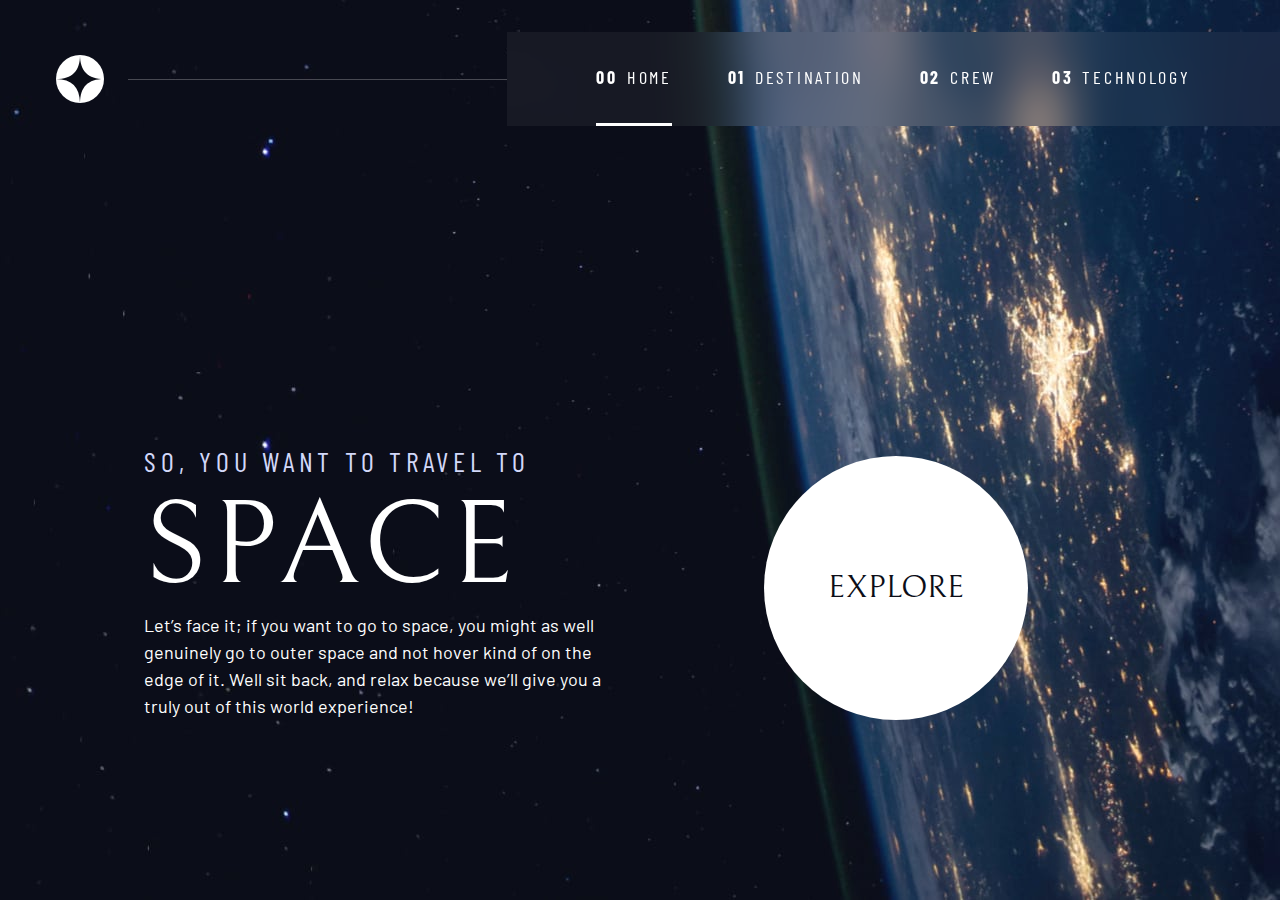
<file: space travel/index.html>
<!DOCTYPE html>
<html lang="en">
<head>
  <meta charset="UTF-8">
  <meta name="viewport" content="width=device-width, initial-scale=1.0">

  <link rel="icon" type="image/png" sizes="32x32" href="./assets/favicon-32x32.png">
  <!-- Google fonts -->
  <link rel="preconnect" href="https://fonts.googleapis.com">
  <link rel="preconnect" href="https://fonts.gstatic.com" crossorigin>
  <link href="https://fonts.googleapis.com/css2?family=Barlow+Condensed:wght@400;700&family=Bellefair&family=Barlow:wght@400;700&display=swap"
      rel="stylesheet">
      
  <!-- Our custom CSS -->
  <link rel="stylesheet" href="index.css">
  <script src="index.js" defer="defer"></script>
  <title>Frontend Mentor | Space tourism website</title>
  
</head>
<body class="home">
  
  <header class="primary-header flex">
    <div>
      <img src="./assets/shared/logo.svg" alt="space tourism logo" class="logo">
    </div>
    <button class="mobile-nav-toggle" aria-controls="primary-navigation"><span class="sr-only" aria-expanded="false">Menu</span></button>
    <nav>
        <ul id="primary-navigation" data-visible="false" class="primary-navigation underline-indicators flex">
            <li class="active"><a class="ff-sans-cond uppercase text-white letter-spacing-2" href="index.html"><span>00</span>Home</a>
            <li><a class="ff-sans-cond uppercase text-white letter-spacing-2" href="destination.html"><span>01</span>Destination</a>
            <li><a class="ff-sans-cond uppercase text-white letter-spacing-2" href="crew.html"><span>02</span>Crew</a>
            <li><a class="ff-sans-cond uppercase text-white letter-spacing-2" href="technology.html"><span>03</span>Technology</a>
        </ul>
    </nav>
  </header>

  <div class="grid-container grid-container--home">
    <div>
      <h1 class="text-accent fs-500 ff-sans-cond uppercase letter-spacing-1">So, you want to travel to
      <span class="d-block fs-900 ff-serif text-white">Space</span></h1>
      
      <p>Let’s face it; if you want to go to space, you might as well genuinely go to 
      outer space and not hover kind of on the edge of it. Well sit back, and relax 
      because we’ll give you a truly out of this world experience! </p>
    </div>
    <div>
      <a href="#" class="large-button uppercase ff-serif text-dark bg-white">Explore</a>
    </div>
  </div>
  
</body>
</html>
</file>
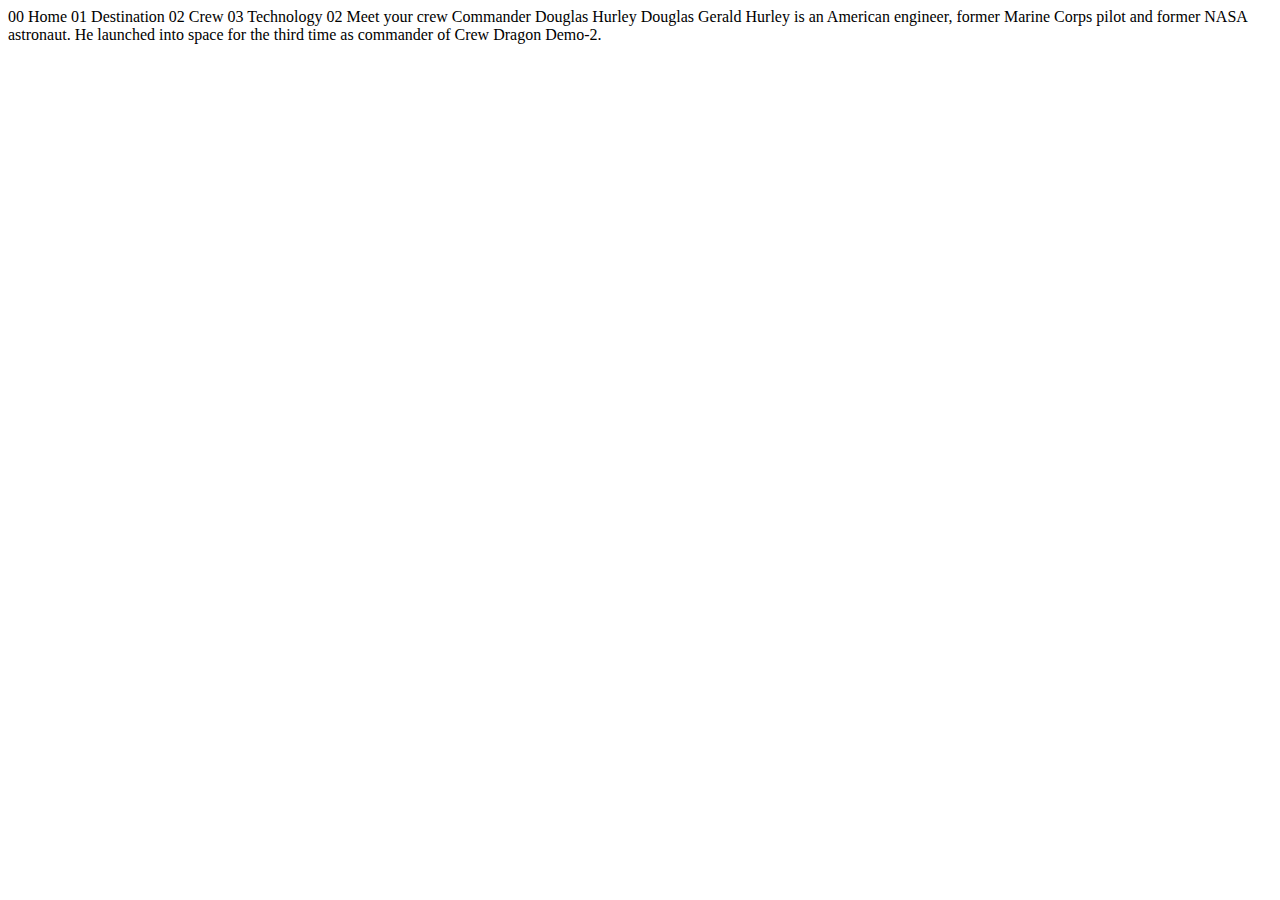
<file: space travel/crew-commander.html>
<!DOCTYPE html>
<html lang="en">
<head>
  <meta charset="UTF-8">
  <meta name="viewport" content="width=device-width, initial-scale=1.0">

  <link rel="icon" type="image/png" sizes="32x32" href="./assets/favicon-32x32.png">
  
  <title>Frontend Mentor | Space tourism website</title>
</head>
<body>

  00 Home
  01 Destination
  02 Crew
  03 Technology

  02 Meet your crew

  Commander
  Douglas Hurley

  Douglas Gerald Hurley is an American engineer, former Marine Corps pilot 
  and former NASA astronaut. He launched into space for the third time as 
  commander of Crew Dragon Demo-2.
</body>
</html>
</file>
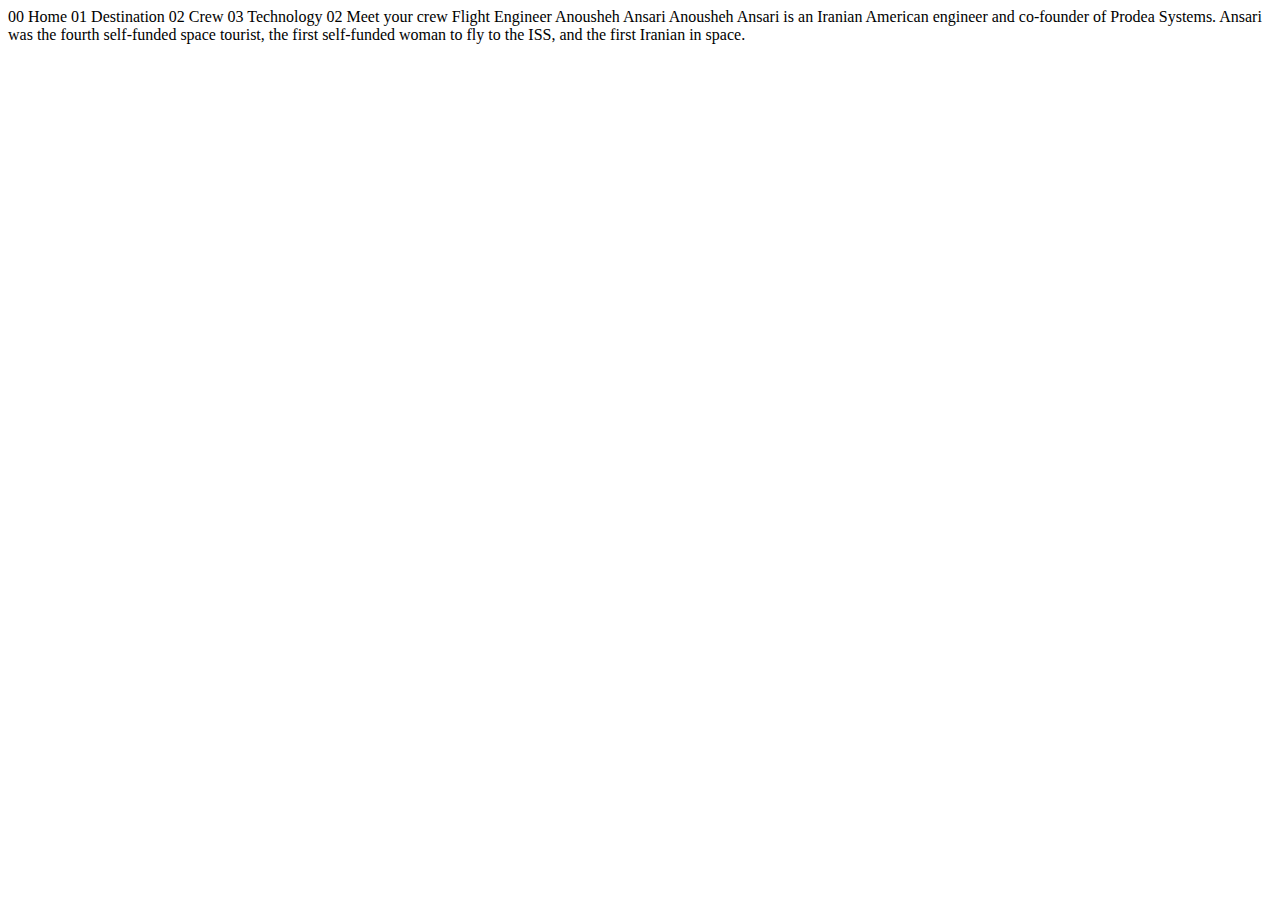
<file: space travel/crew-engineer.html>
<!DOCTYPE html>
<html lang="en">
<head>
  <meta charset="UTF-8">
  <meta name="viewport" content="width=device-width, initial-scale=1.0">

  <link rel="icon" type="image/png" sizes="32x32" href="./assets/favicon-32x32.png">
  
  <title>Frontend Mentor | Space tourism website</title>
</head>
<body>

  00 Home
  01 Destination
  02 Crew
  03 Technology

  02 Meet your crew

  Flight Engineer
  Anousheh Ansari

  Anousheh Ansari is an Iranian American engineer and co-founder of Prodea Systems. 
  Ansari was the fourth self-funded space tourist, the first self-funded woman to 
  fly to the ISS, and the first Iranian in space. 
</body>
</html>
</file>
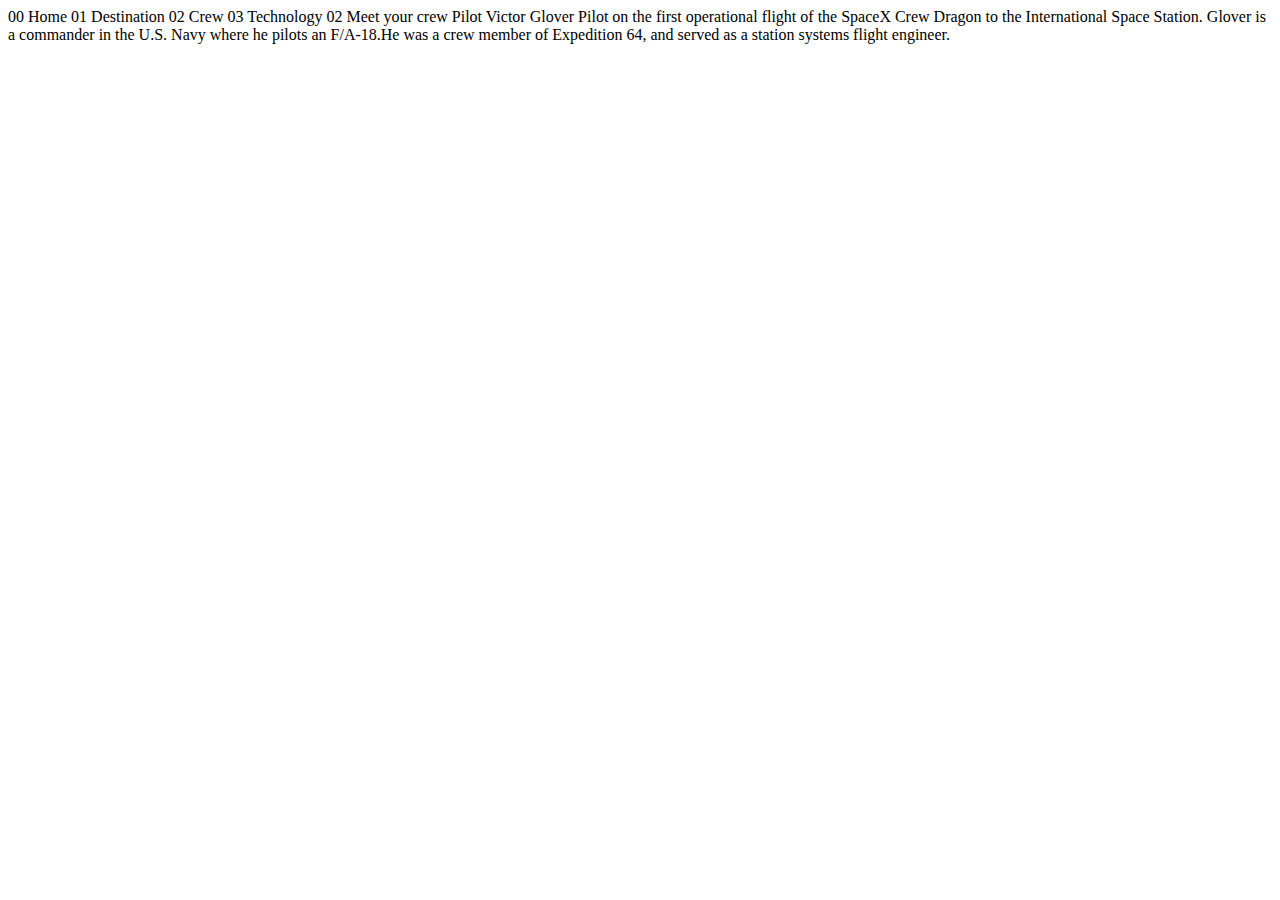
<file: space travel/crew-pilot.html>
<!DOCTYPE html>
<html lang="en">
<head>
  <meta charset="UTF-8">
  <meta name="viewport" content="width=device-width, initial-scale=1.0">

  <link rel="icon" type="image/png" sizes="32x32" href="./assets/favicon-32x32.png">
  
  <title>Frontend Mentor | Space tourism website</title>
</head>
<body>

  00 Home
  01 Destination
  02 Crew
  03 Technology

  02 Meet your crew

  Pilot
  Victor Glover

  Pilot on the first operational flight of the SpaceX Crew Dragon to the 
  International Space Station. Glover is a commander in the U.S. Navy where 
  he pilots an F/A-18.He was a crew member of Expedition 64, and served as a 
  station systems flight engineer. 
</body>
</html>
</file>
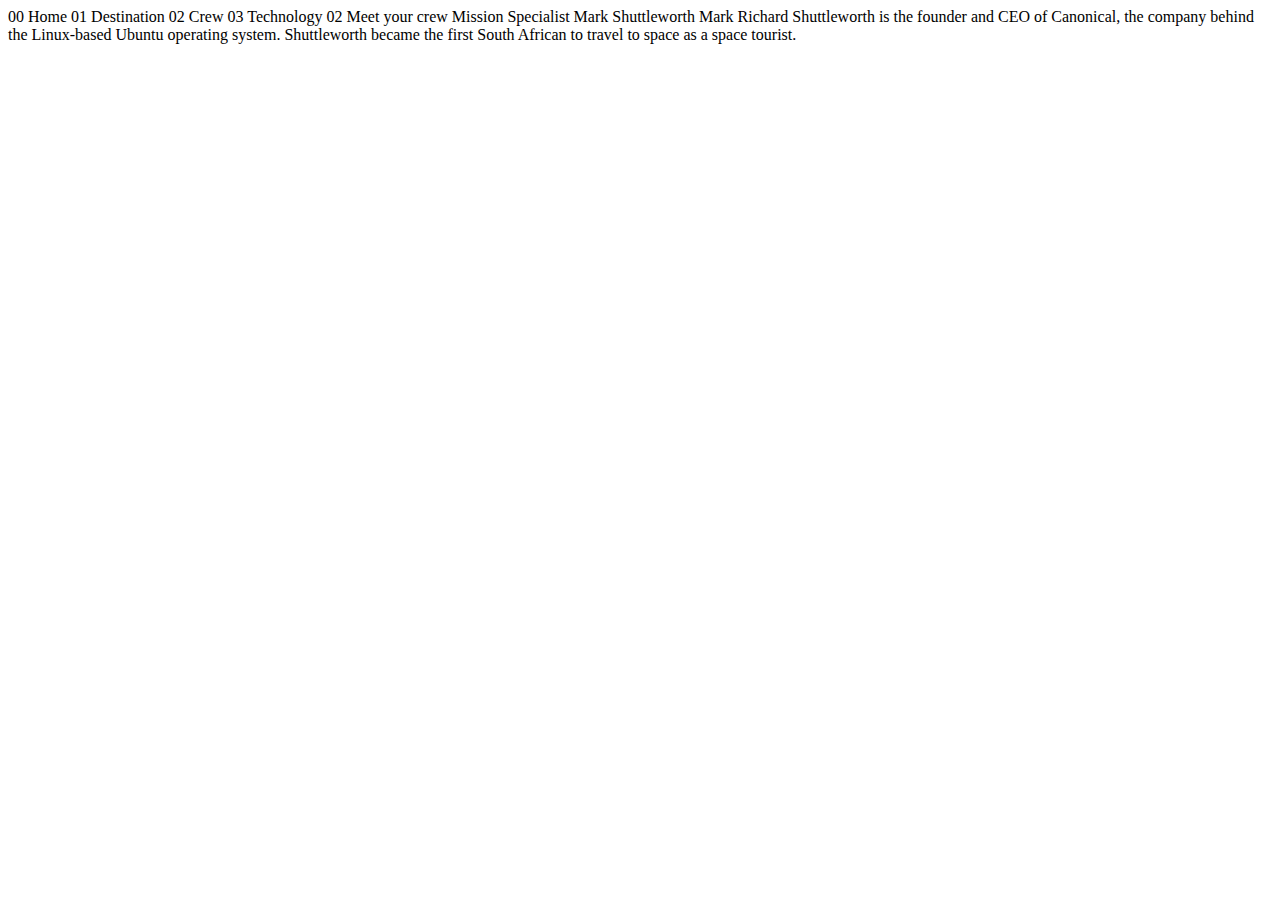
<file: space travel/crew-specialist.html>
<!DOCTYPE html>
<html lang="en">
<head>
  <meta charset="UTF-8">
  <meta name="viewport" content="width=device-width, initial-scale=1.0">

  <link rel="icon" type="image/png" sizes="32x32" href="./assets/favicon-32x32.png">
  
  <title>Frontend Mentor | Space tourism website</title>
</head>
<body>

  00 Home
  01 Destination
  02 Crew
  03 Technology

  02 Meet your crew

  Mission Specialist
  Mark Shuttleworth

  Mark Richard Shuttleworth is the founder and CEO of Canonical, the company behind 
  the Linux-based Ubuntu operating system. Shuttleworth became the first South 
  African to travel to space as a space tourist.
</body>
</html>
</file>
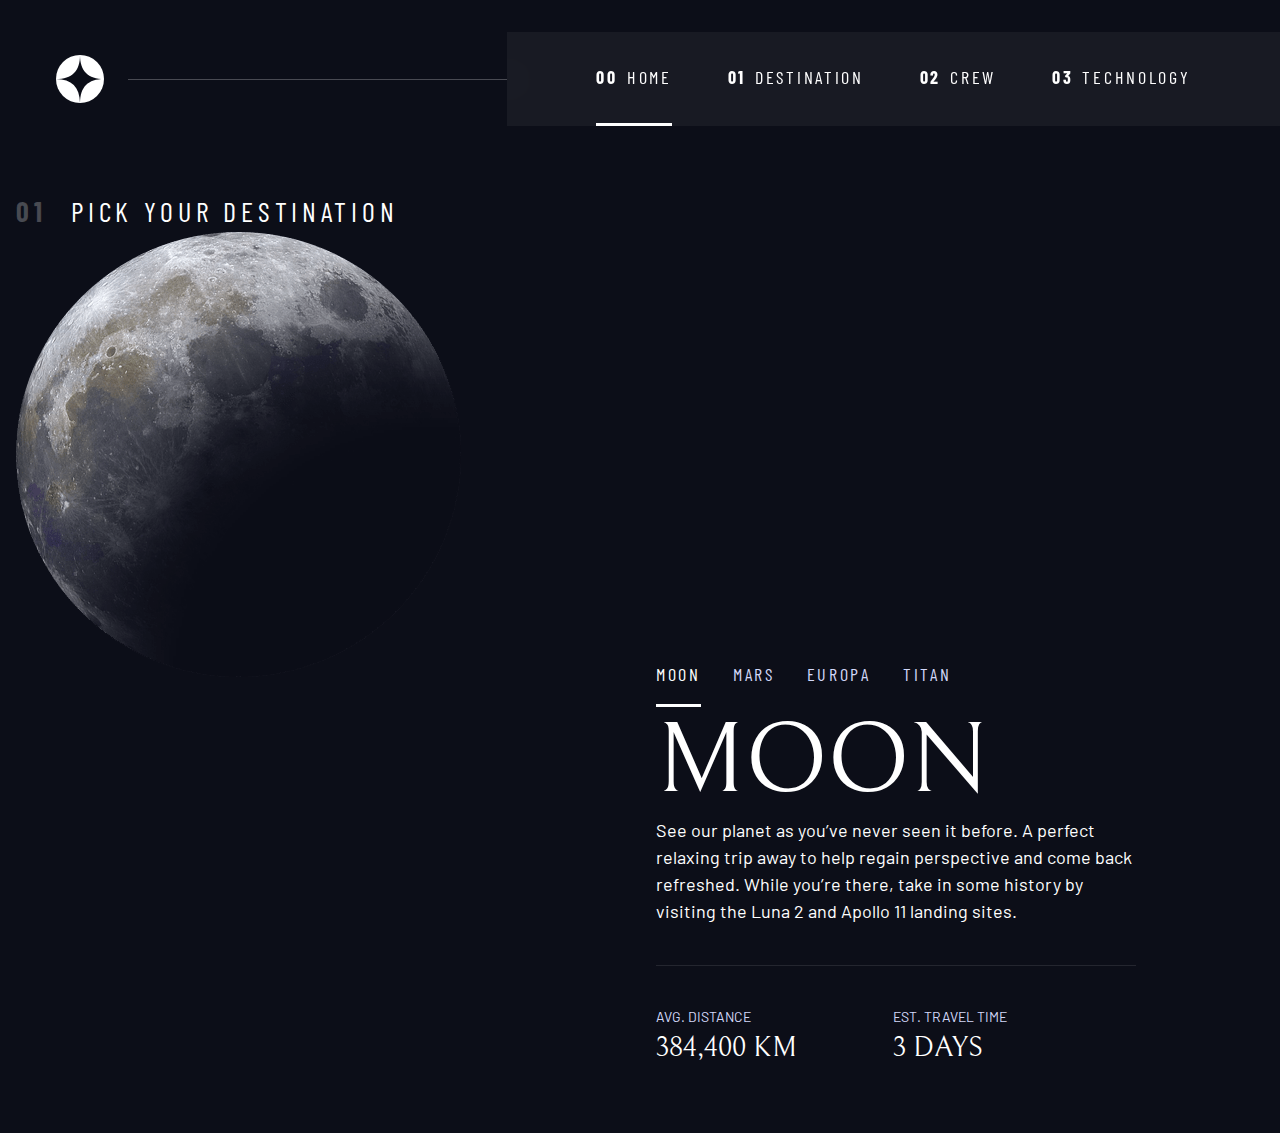
<file: space travel/destination-moon.html>
<!DOCTYPE html>
<html lang="en">
<head>
  <meta charset="UTF-8">
  <meta name="viewport" content="width=device-width, initial-scale=1.0">

  <link rel="icon" type="image/png" sizes="32x32" href="./assets/favicon-32x32.png">
  <!-- Google fonts -->
  <link rel="preconnect" href="https://fonts.googleapis.com">
  <link rel="preconnect" href="https://fonts.gstatic.com" crossorigin>
  <link href="https://fonts.googleapis.com/css2?family=Barlow+Condensed:wght@400;700&family=Bellefair&family=Barlow:wght@400;700&display=swap"
      rel="stylesheet">
      
  <!-- Our custom CSS -->
  <link rel="stylesheet" href="index.css">
  <title>Frontend Mentor | Space tourism website</title>
  <script src="index.js" defer></script>
</head>

<body class="destination">
  <header class="primary-header flex">
    <div>
      <img src="./assets/shared/logo.svg" alt="space tourism logo" class="logo">
    </div>
    <button class="mobile-nav-toggle" aria-controls="primary-navigation"><span class="sr-only" aria-expanded="false">Menu</span></button>
    <nav>
        <ul id="primary-navigation" data-visible="false" class="primary-navigation underline-indicators flex">
            <li class="active"><a class="ff-sans-cond uppercase text-white letter-spacing-2" href="index.html"><span aria-hidden="true">00</span>Home</a>
            <li><a class="ff-sans-cond uppercase text-white letter-spacing-2" href="destination.html"><span aria-hidden="true">01</span>Destination</a>
            <li><a class="ff-sans-cond uppercase text-white letter-spacing-2" href="crew.html"><span aria-hidden="true">02</span>Crew</a>
            <li><a class="ff-sans-cond uppercase text-white letter-spacing-2" href="technology.html"><span aria-hidden="true">03</span>Technology</a>
        </ul>
    </nav>
  </header>
  
  <main id="main" class="grid-container grid-container--destination">
    <div>
       <h1 class="numbered-title"><span aria-hidden="true">01</span> Pick your destination</h1>

    <img src="assets/destination/image-moon.png" alt="the moon">
    </div>
   

    <div class="tab-list underline-indicators flex" style="margin-top: -2rem;">
        <button aria-selected="true" class="uppercase ff-sans-cond text-accent bg-dark letter-spacing-2">Moon</button>
        <button aria-selected="false" class="uppercase ff-sans-cond text-accent bg-dark letter-spacing-2">Mars</button>
        <button aria-selected="false" class="uppercase ff-sans-cond text-accent bg-dark letter-spacing-2">Europa</button>
        <button aria-selected="false" class="uppercase ff-sans-cond text-accent bg-dark letter-spacing-2">Titan</button>
    </div>

    <article class="planet-info">
      <h2 class="fs-800 uppercase ff-serif">Moon</h2>

      <p>See our planet as you’ve never seen it before. A perfect relaxing trip away to help 
      regain perspective and come back refreshed. While you’re there, take in some history 
      by visiting the Luna 2 and Apollo 11 landing sites.</p>
      
      <div class="flex planet-meta">
        <div>
          <h3 class="text-accent fs-200 uppercase">Avg. distance</h3>
          <p class="fs-500 ff-serif uppercase">384,400 km</p>
        </div>
        <div>
          <h3 class="text-accent fs-200 uppercase">Est. travel time</h3>
          <p class="fs-500 ff-serif uppercase">3 days</p>
        </div>
      </div>
      
    </article>
  </main>
  
<body>


  
</body>
</html>
</file>
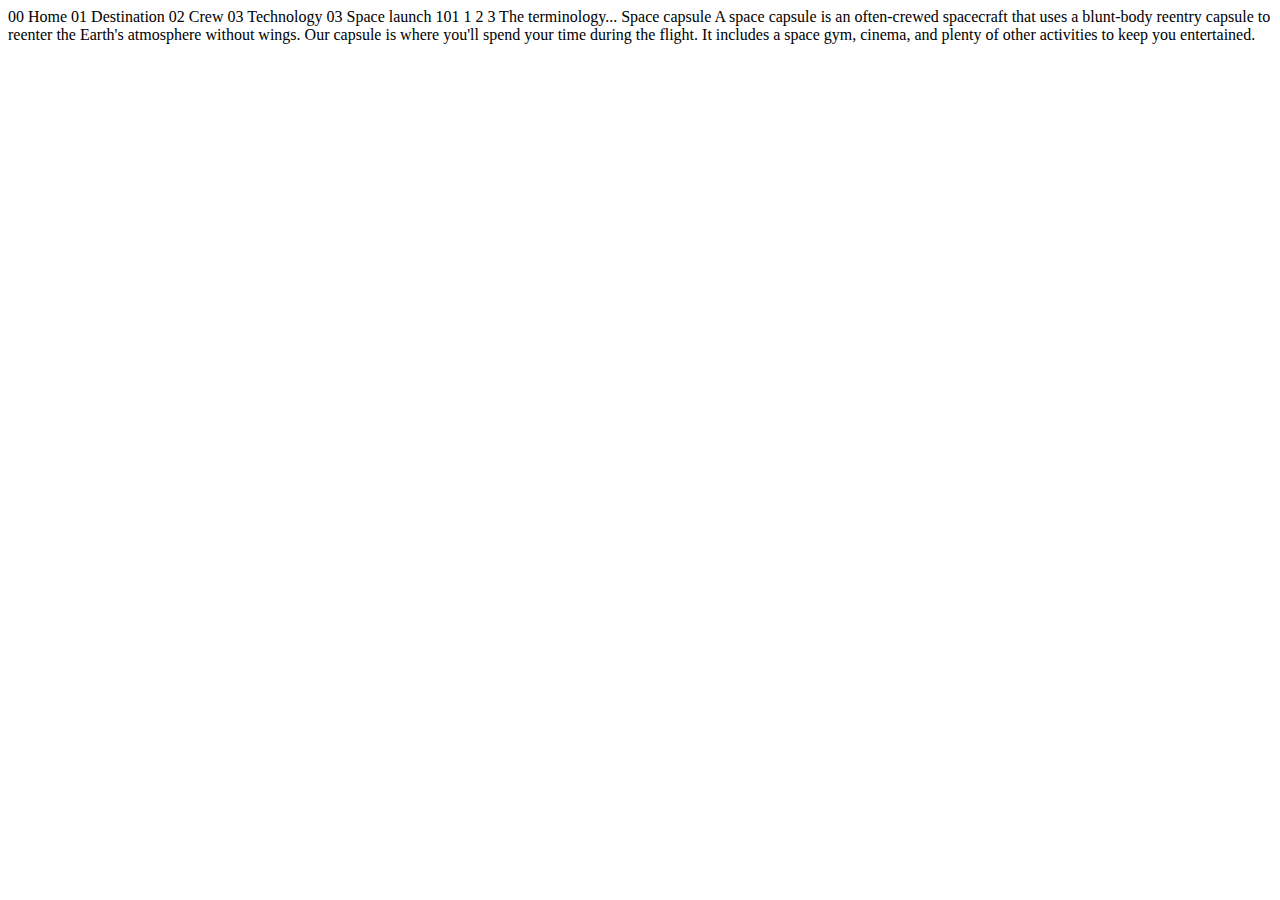
<file: space travel/technology-capsule.html>
<!DOCTYPE html>
<html lang="en">
<head>
  <meta charset="UTF-8">
  <meta name="viewport" content="width=device-width, initial-scale=1.0">

  <link rel="icon" type="image/png" sizes="32x32" href="./assets/favicon-32x32.png">
  
  <title>Frontend Mentor | Space tourism website</title>
</head>
<body>

  00 Home
  01 Destination
  02 Crew
  03 Technology

  03 Space launch 101

  1
  2
  3

  The terminology...
  Space capsule

  A space capsule is an often-crewed spacecraft that uses a blunt-body reentry 
  capsule to reenter the Earth's atmosphere without wings. Our capsule is where 
  you'll spend your time during the flight. It includes a space gym, cinema, 
  and plenty of other activities to keep you entertained.
</body>
</html>
</file>
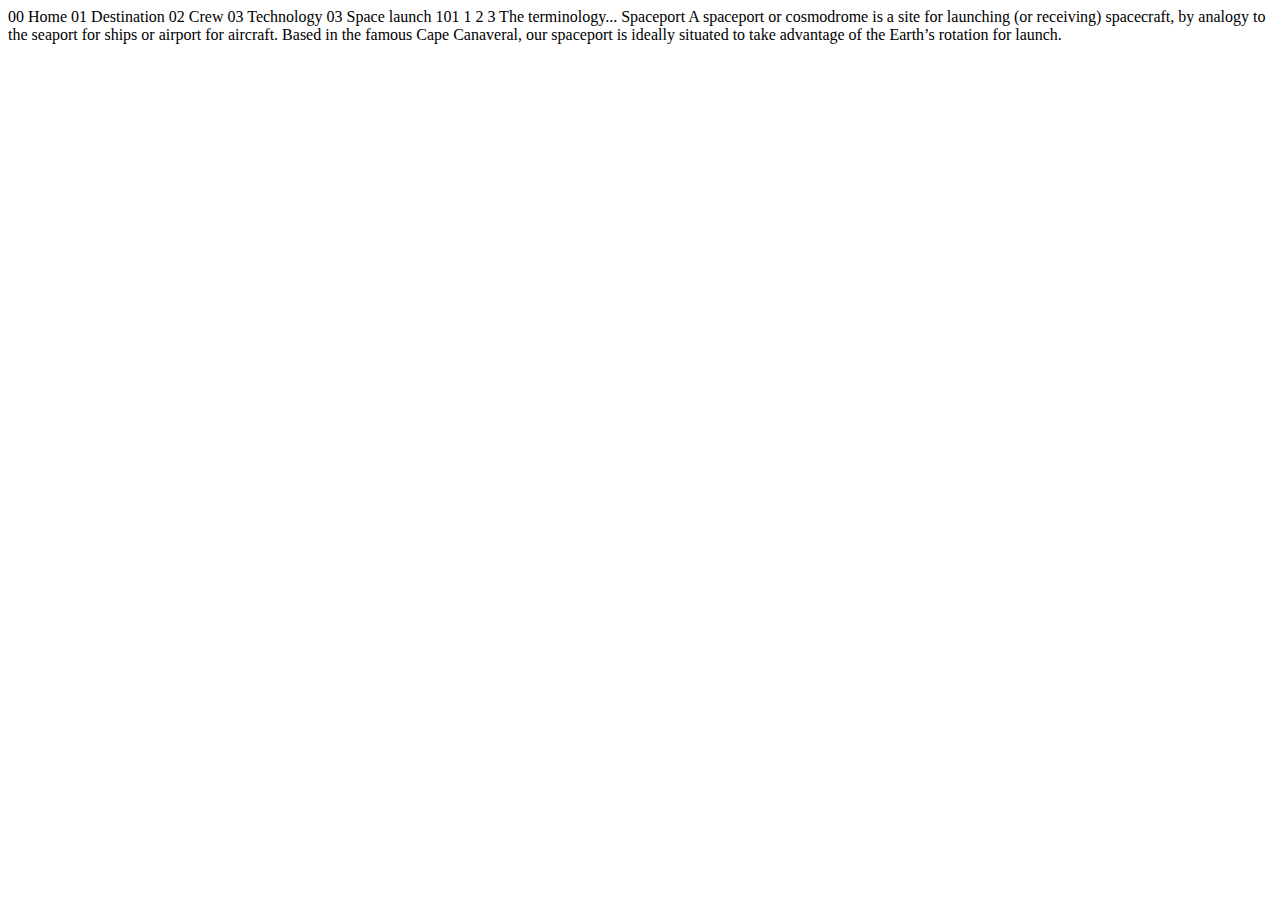
<file: space travel/technology-spaceport.html>
<!DOCTYPE html>
<html lang="en">
<head>
  <meta charset="UTF-8">
  <meta name="viewport" content="width=device-width, initial-scale=1.0">

  <link rel="icon" type="image/png" sizes="32x32" href="./assets/favicon-32x32.png">
  
  <title>Frontend Mentor | Space tourism website</title>
</head>
<body>

  00 Home
  01 Destination
  02 Crew
  03 Technology

  03 Space launch 101

  1
  2
  3

  The terminology...
  Spaceport

  A spaceport or cosmodrome is a site for launching (or receiving) spacecraft, 
  by analogy to the seaport for ships or airport for aircraft. Based in the 
  famous Cape Canaveral, our spaceport is ideally situated to take advantage 
  of the Earth’s rotation for launch.
</body>
</html>
</file>
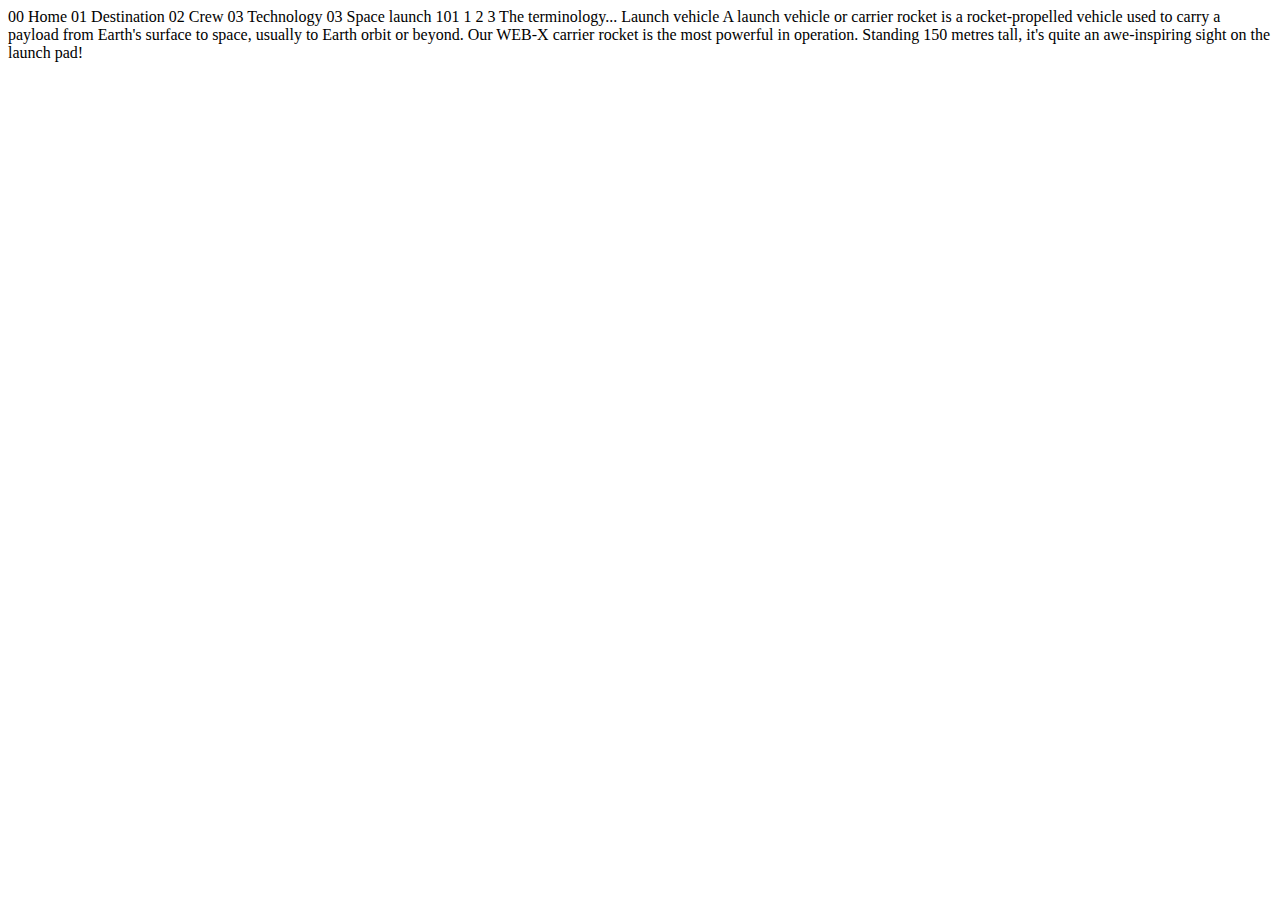
<file: space travel/technology-vehicle.html>
<!DOCTYPE html>
<html lang="en">
<head>
  <meta charset="UTF-8">
  <meta name="viewport" content="width=device-width, initial-scale=1.0">

  <link rel="icon" type="image/png" sizes="32x32" href="./assets/favicon-32x32.png">
  
  <title>Frontend Mentor | Space tourism website</title>
</head>
<body>

  00 Home
  01 Destination
  02 Crew
  03 Technology

  03 Space launch 101

  1
  2
  3

  The terminology...
  Launch vehicle

  A launch vehicle or carrier rocket is a rocket-propelled vehicle used to carry a 
  payload from Earth's surface to space, usually to Earth orbit or beyond. Our 
  WEB-X carrier rocket is the most powerful in operation. Standing 150 metres tall, 
  it's quite an awe-inspiring sight on the launch pad!
</body>
</html>
</file>
<file: space travel/index.css>
/* ------------------- */
/* Custom properties   */
/* ------------------- */

:root {
    /* colors */
    --clr-dark: 230 35% 7%;
    --clr-light: 231 77% 90%;
    --clr-white: 0 0% 100%;
    
    /* font-sizes */
    --fs-900: clamp(5rem, 8vw + 1rem, 9.375rem);
    --fs-800: 3.5rem;
    --fs-700: 1.5rem;
    --fs-600: 1rem;
    --fs-500: 1rem;
    --fs-400: 0.9375rem;
    --fs-300: 1rem;
    --fs-200: 0.875rem;
    
    /* font-families */
    --ff-serif: "Bellefair", serif;
    --ff-sans-cond: "Barlow Condensed", sans-serif;
    --ff-sans-normal: "Barlow", sans-serif;
}

@media (min-width: 35em) {
    :root {
        --fs-800: 5rem;
        --fs-700: 2.5rem;
        --fs-600: 1.5rem;
        --fs-500: 1.25rem;
        --fs-400: 1rem;
    }
}

@media (min-width: 45em) {
    :root {
        /* font-sizes */
        --fs-800: 6.25rem;
        --fs-700: 3.5rem;
        --fs-600: 2rem;
        --fs-500: 1.75rem;
        --fs-400: 1.125rem;
    }
}


/* ------------------- */
/* Reset               */
/* ------------------- */

/* https://piccalil.li/blog/a-modern-css-reset/ */

/* Box sizing */
*,
*::before,
*::after {
    box-sizing: border-box;
}

/* Reset margins */
body,
h1,
h2,
h3,
h4,
h5,
p,
figure,
picture {
    margin: 0; 
}

h1,
h2,
h3,
h4,
h5,
h6,
p {
    font-weight: 400;
}

/* set up the body */
body {
    font-family: var(--ff-sans-normal);
    font-size: var(--fs-400);
    color: hsl( var(--clr-white) );
    background-color: hsl( var(--clr-dark) );
    line-height: 1.5;
    min-height: 100vh;
    
    display: grid;
    grid-template-rows: min-content 1fr;
    
    overflow-x: hidden;
}

/* make images easier to work with */
img,
picutre {
    max-width: 100%;
    display: block;
}

/* make form elements easier to work with */
input,
button,
textarea,
select {
    font: inherit;
}

/* remove animations for people who've turned them off */
@media (prefers-reduced-motion: reduce) {  
  *,
  *::before,
  *::after {
    animation-duration: 0.01ms !important;
    animation-iteration-count: 1 !important;
    transition-duration: 0.01ms !important;
    scroll-behavior: auto !important;
  }
}


/* ------------------- */
/* Utility classes     */
/* ------------------- */

/* general */

.flex {
    display: flex;
    gap: var(--gap, 1rem);
}

.grid {
    display: grid;
    gap: var(--gap, 1rem);
}

.d-block {
    display: block;
}

.flow > *:where(:not(:first-child)) {
    margin-top: var(--flow-space, 1rem);
}

.container {
    padding-inline: 2em;
    margin-inline: auto;
    max-width: 80rem;
}

.sr-only {
  position: absolute; 
  width: 1px;
  height: 1px;
  padding: 0;
  margin: -1px; 
  overflow: hidden;
  clip: rect(0, 0, 0, 0);
  white-space: nowrap; /* added line */
  border: 0;
}

.skip-to-content {
    position: absolute;
    z-index: 9999;
    background: hsl( var(--clr-white) );
    color: hsl( var(--clr-dark) ); 
    padding: .5em 1em;
    margin-inline: auto;
    transform: translateY(-100%);
    transition: transform 250ms ease-in;
}

.skip-to-content:focus {
    transform: translateY(0);
}

/* colors */

.bg-dark { background-color: hsl( var(--clr-dark) );}
.bg-accent { background-color: hsl( var(--clr-light) );}
.bg-white { background-color: hsl( var(--clr-white) );}

.text-dark { color: hsl( var(--clr-dark) );}
.text-accent { color: hsl( var(--clr-light) );}
.text-white { color: hsl( var(--clr-white) );}

/* typography */

.ff-serif { font-family: var(--ff-serif); } 
.ff-sans-cond { font-family: var(--ff-sans-cond); } 
.ff-sans-normal { font-family: var(--ff-sans-normal); } 

.letter-spacing-1 { letter-spacing: 4.75px; } 
.letter-spacing-2 { letter-spacing: 2.7px; } 
.letter-spacing-3 { letter-spacing: 2.35px; } 

.uppercase { text-transform: uppercase; }

.fs-900 { font-size: var(--fs-900); }
.fs-800 { font-size: var(--fs-800); }
.fs-700 { font-size: var(--fs-700); }
.fs-600 { font-size: var(--fs-600); }
.fs-500 { font-size: var(--fs-500); }
.fs-400 { font-size: var(--fs-400); }
.fs-300 { font-size: var(--fs-300); }
.fs-200 { font-size: var(--fs-200); }

.fs-900,
.fs-800,
.fs-700,
.fs-600 {
    line-height: 1.1;
}

.numbered-title {
    font-family: var(--ff-sans-cond);
    font-size: var(--fs-500);
    text-transform: uppercase;
    letter-spacing: 4.72px; 
}

.numbered-title span {
    margin-right: .5em;
    font-weight: 700;
    color: hsl( var(--clr-white) / .25);
}


/* ------------------- */
/* Compontents         */
/* ------------------- */

.large-button {
    font-size: 2rem;
    position: relative;
    z-index: 1;
    display: inline-grid;
    place-items: center;
    padding: 0 2em;
    border-radius: 50%;
    aspect-ratio: 1;
    text-decoration: none;
}

.large-button::after {
    content: '';
    position: absolute;
    z-index: -1;
    width: 100%;
    height: 100%;
    background: hsl( var(--clr-white) / .1);
    border-radius: 50%;
    opacity: 0;
    transition: opacity 500ms linear, transform 750ms ease-in-out;
}
 
.large-button:hover::after,
.large-button:focus::after {
    opacity: 1;
    transform: scale(1.5);
}

/* primary-header */

.logo {
    margin: 1.5rem clamp(1.5rem, 5vw, 3.5rem);
}

.primary-header {
    justify-content: space-between;
    align-items: center;
}

.primary-navigation {
    --gap: clamp(1.5rem, 5vw, 3.5rem);
    --underline-gap: 2rem;
    list-style: none;
    padding: 0;
    margin: 0;
    background: hsl( var(--clr-white) / 0.05);
    backdrop-filter: blur(1.5rem);
}

.primary-navigation a {
    text-decoration: none;
}

.primary-navigation a > span {
    font-weight: 700;
    margin-right: .5em;
}

.mobile-nav-toggle {
    display: none;
}

@media (max-width: 35rem) {
    .primary-navigation {
        --underline-gap: .5rem;
        position: fixed;
        z-index: 1000;
        inset: 0 0 0 30%;
        list-style: none;
        padding: min(20rem, 15vh) 2rem;
        margin: 0;
        flex-direction: column;
        transform: translateX(100%);
        transition: transform 500ms ease-in-out;
    }
    
    .primary-navigation[data-visible="true"] {
        transform: translateX(0);
    }
    
    .primary-navigation.underline-indicators > .active {
       border: 0;
    }
    
    .mobile-nav-toggle {
        display: block;
        position: absolute;
        z-index: 2000;
        right: 1rem;
        top: 2rem;
        background: transparent;
        background-image: url(./assets/shared/icon-hamburger.svg);
        background-repeat: no-repeat;
        background-position: center;
        width: 1.5rem;
        aspect-ratio: 1;
        border: 0;
    }
    
    .mobile-nav-toggle[aria-expanded="true"] {
        background-image: url(./assets/shared/icon-close.svg);
    }
    
    .mobile-nav-toggle:focus-visible {
        outline: 5px solid white;
        outline-offset: 5px;
    }
    
}

@media (min-width: 35em) {
    .primary-navigation {
        padding-inline: clamp(3rem, 7vw, 7rem);
    }
}

@media (min-width: 35em) and (max-width: 44.999em) {
    .primary-navigation a > span {
        display: none;
    }
}

@media (min-width: 45em) {
    
     .primary-header::after {
         content: '';
         display: block;
         position: relative;
         height: 1px;
         width: 100%;
         margin-right: -2.5rem;
         background: hsl( var(--clr-white) / .25);
         order: 1;
     }
     
    nav {
        order: 2;
    }
    
    .primary-navigation {
        margin-block: 2rem;
    }
    
   
}


.underline-indicators > * {
    cursor: pointer;
    padding: var(--underline-gap, 1rem) 0;
    border: 0;
    border-bottom: .2rem solid hsl( var(--clr-white) / 0 );
}

.underline-indicators > *:hover,
.underline-indicators > *:focus {
    border-color: hsl( var(--clr-white) / .5);
}

.underline-indicators > .active,
.underline-indicators > [aria-selected="true"] {
    color: hsl( var(--clr-white) / 1);
    border-color: hsl( var(--clr-white) / 1); 
}

.tab-list {
    --gap: 2rem;
}

.dot-indicators > * {
    cursor: pointer;
    border: 0;
    border-radius: 50%;
    padding: .5em;
    background-color: hsl( var(--clr-white) / .25);
}
 
.dot-indicators > *:hover,
.dot-indicators > *:focus { 
    background-color: hsl( var(--clr-white) / .5);
}

.dot-indicators > [aria-selected="true"] {
    background-color: hsl( var(--clr-white) / 1); 
}


/* ----------------------------- */
/* Page specific background      */
/* ----------------------------- */
body {
    background-size: cover;
    background-position: bottom center;
}
/* home */
.home {
    background-image: url(./assets/home/background-home-mobile.jpg);
}

@media (min-width: 35rem) {
    .home {
        background-position: center center;
        background-image: url(./assets/home/background-home-tablet.jpg);
    }
}

@media (min-width: 45rem) {
    .home {
        background-image: url(./assets/home/background-home-desktop.jpg);
    }
} 

/* ----------------------------- */
/* Layout                        */
/* ----------------------------- */


.grid-container {
    text-align: center;
    display: grid;
    place-items: center;
    padding-inline: 1rem;
    padding-bottom: 4rem;
}

.grid-container * {
    max-width: 50ch;
}

.numbered-title {
    grid-area: title;
}

/* destination layout */

.grid-container--destination {
    --flow-space: 2rem;
    grid-template-areas: 
        'title'
        'image'
        'tabs'
        'content';
}

.grid-container--destination > img {
    grid-area: image;
    max-width: 60%;
}

.grid-container--destination > .tab-list {
    grid-area: tabs;
}

.grid-container--destination > .planet-info {
    grid-area: content;
}

.planet-meta {
    flex-direction: column;
    border-top: 1px solid hsl( var(--clr-white) / .1);
    padding-top: 2.5rem;
    margin-top: 2.5rem;
}

.planet-meta p {
    font-size: 1.75rem;
}

@media (min-width: 35em) {
    .numbered-title {
        justify-self: start;
        margin-top: 2rem;
    }
    
    .planet-meta {
        flex-direction: row;
        justify-content: space-evenly;
    }
}

@media (min-width: 45em) {
    .grid-container {
        text-align: left;
        column-gap: var(--container-gap, 2rem);
        grid-template-columns: minmax(1rem, 1fr) repeat(2, minmax(0, 30rem)) minmax(1rem, 1fr);
    }
    
    .grid-container--home {
        padding-bottom: max(6rem, 20vh);
        align-items: end;
    }
    
    .grid-container--home > *:first-child {
        grid-column: 2;
    }

    .grid-container--home > *:last-child {
        grid-column: 3;
    }
    
    .grid-container--destination {
        justify-items: start;
        align-content: start;
        grid-template-areas: 
            '. title title .'
            '. image tabs .'
            '. image content .';
    }
    
    .grid-container--destination > img {
        max-width: 90%;
    }
    
    .planet-meta {
        --gap: 6rem;
        justify-content: start;
    }

}
</file>
